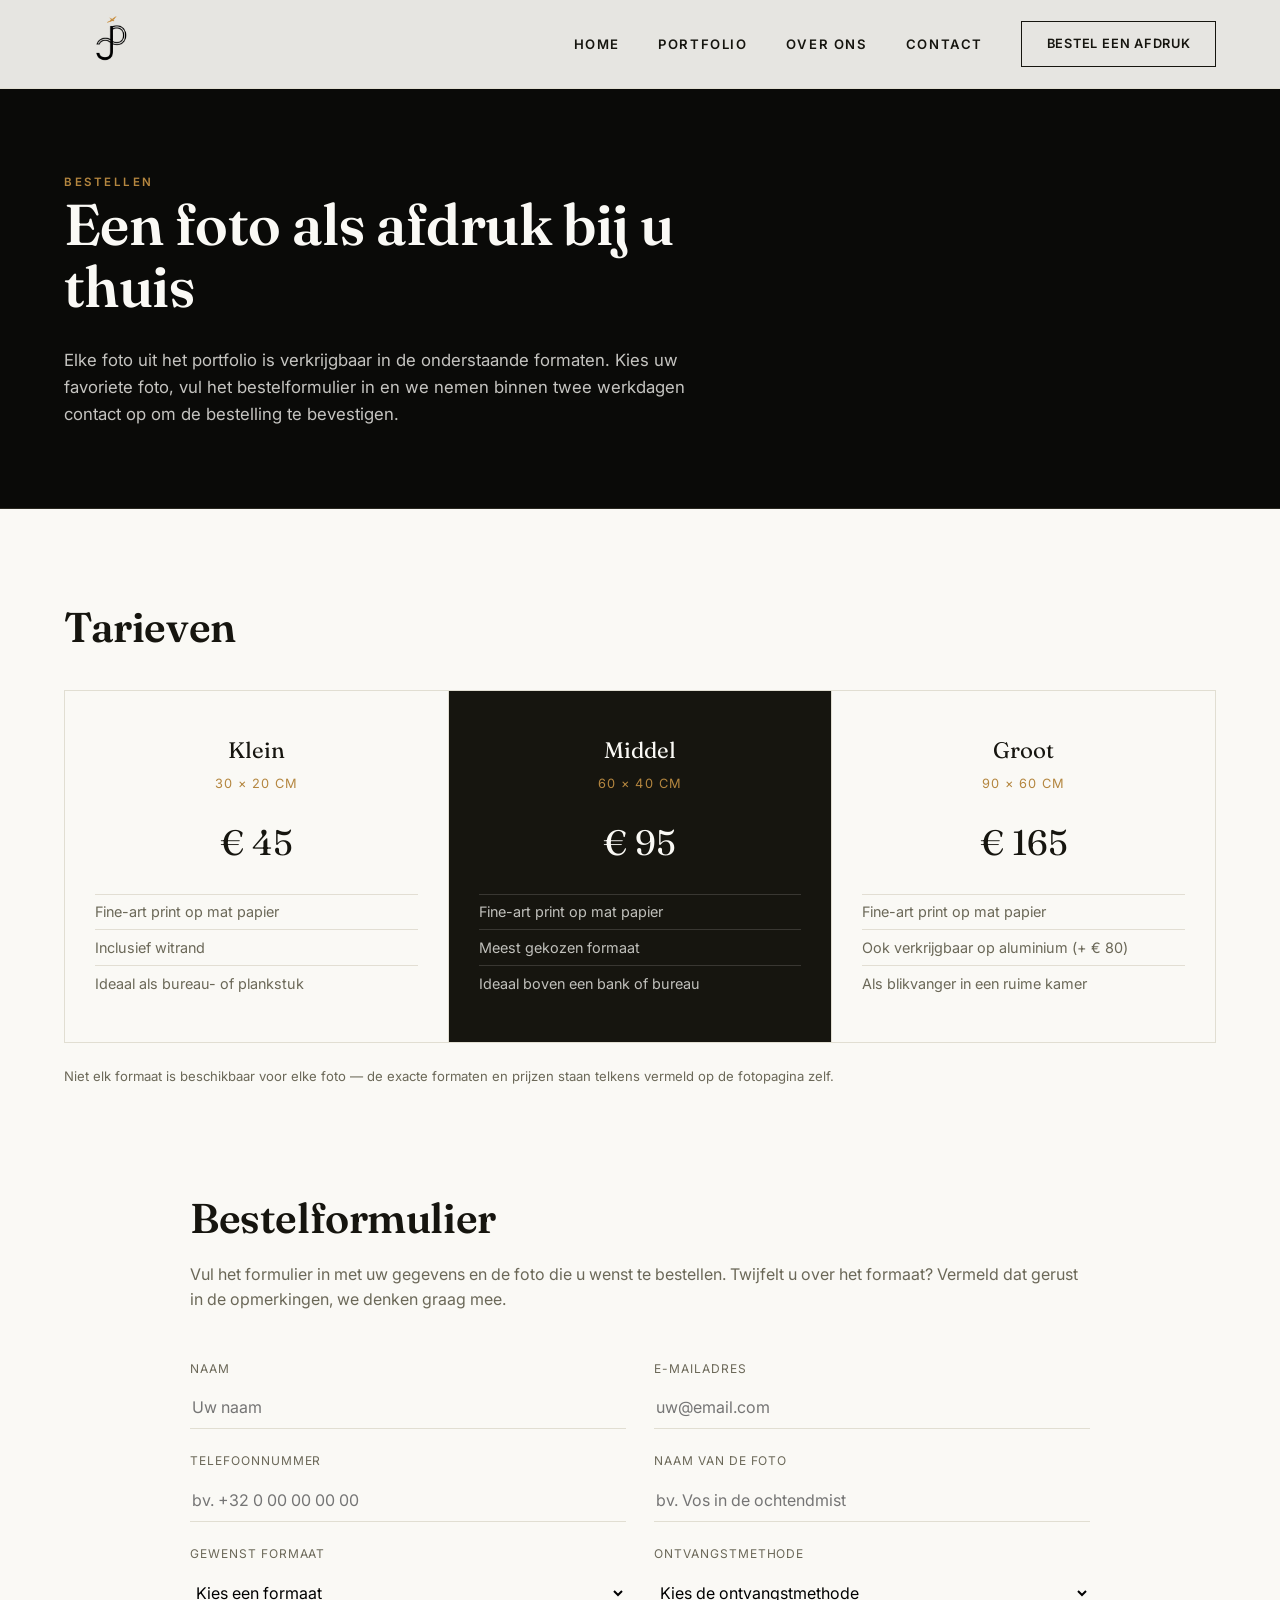
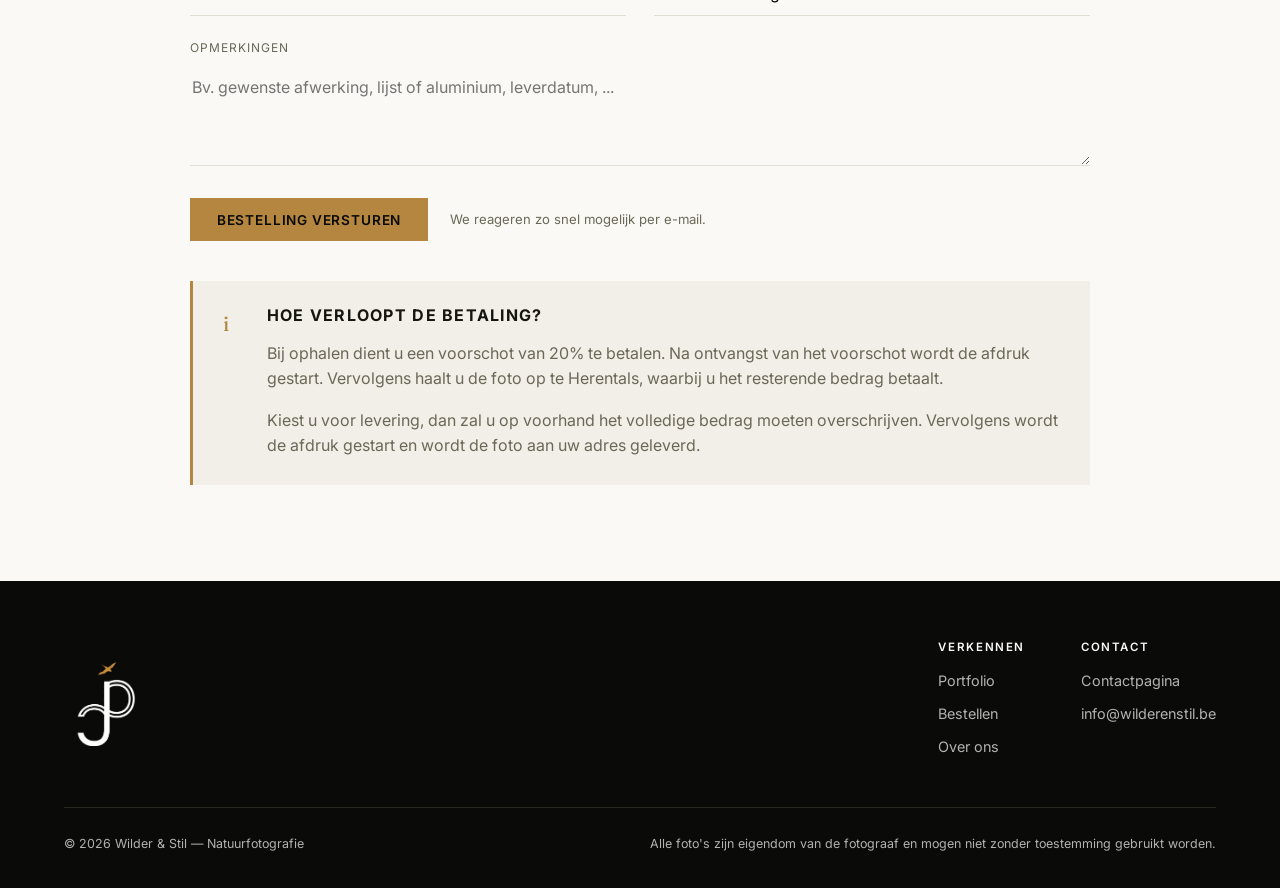
<file: bestellen.html>
<!DOCTYPE html>
<html lang="nl">
<head>
<meta charset="UTF-8">
<meta name="viewport" content="width=device-width, initial-scale=1.0">
<title>Bestellen — Wilder &amp; Stil</title>
<meta name="description" content="Tarieven en bestelformulier voor afdrukken van natuurfotografie.">
<link rel="preconnect" href="https://fonts.googleapis.com">
<link href="https://fonts.googleapis.com/css2?family=Fraunces:opsz,wght@9..144,400;9..144,600;9..144,700&family=Inter:wght@400;500;600;700&display=swap" rel="stylesheet">
<link rel="stylesheet" href="css/style.css">
</head>
<body>

<header class="site-nav is-scrolled">
  <a href="index.html" class="logo">
    <img class="logo-voor-zwart" src="images/logo-voor-zwart.png" alt="CJP Natuurfotografie">
    <img class="logo-voor-wit" src="images/logo-voor-wit.png" alt="CJP Natuurfotografie">
  </a>
  <button class="nav-toggle" aria-label="Menu" aria-expanded="false">☰</button>
  <nav>
    <ul class="nav-links">
      <li><a class="top-link" href="index.html">Home</a></li>
      <li class="has-menu">
        <a class="top-link" href="portfolio.html">Portfolio</a>
        <div class="mega-menu" data-mega-menu></div>
      </li>
      <li><a class="top-link" href="over-ons.html">Over ons</a></li>
      <li><a class="top-link" href="contact.html">Contact</a></li>
      <li><a class="btn btn-line nav-cta" href="bestellen.html">Bestel een afdruk</a></li>
    </ul>
  </nav>
</header>

<section class="page-header">
  <span class="eyebrow">Bestellen</span>
  <h1>Een foto als afdruk bij u thuis</h1>
  <p class="lead">Elke foto uit het portfolio is verkrijgbaar in de onderstaande formaten. Kies uw favoriete foto, vul het bestelformulier in en we nemen binnen twee werkdagen contact op om de bestelling te bevestigen.</p>
</section>

<!-- ============================================================ TARIEVEN -->
<section class="sectie" id="tarieven">
  <h2 style="margin-bottom:2.5rem;">Tarieven</h2>
  <div class="tarieven-grid">
    <div class="tarief-kaart">
      <div class="naam">Klein</div>
      <div class="maat">30 × 20 cm</div>
      <div class="prijs">€ 45</div>
      <ul>
        <li>Fine-art print op mat papier</li>
        <li>Inclusief witrand</li>
        <li>Ideaal als bureau- of plankstuk</li>
      </ul>
    </div>
    <div class="tarief-kaart uitgelicht">
      <div class="naam">Middel</div>
      <div class="maat">60 × 40 cm</div>
      <div class="prijs">€ 95</div>
      <ul>
        <li>Fine-art print op mat papier</li>
        <li>Meest gekozen formaat</li>
        <li>Ideaal boven een bank of bureau</li>
      </ul>
    </div>
    <div class="tarief-kaart">
      <div class="naam">Groot</div>
      <div class="maat">90 × 60 cm</div>
      <div class="prijs">€ 165</div>
      <ul>
        <li>Fine-art print op mat papier</li>
        <li>Ook verkrijgbaar op aluminium (+ € 80)</li>
        <li>Als blikvanger in een ruime kamer</li>
      </ul>
    </div>
  </div>
  <p class="form-note" style="margin-top:1.4rem;">Niet elk formaat is beschikbaar voor elke foto — de exacte formaten en prijzen staan telkens vermeld op de fotopagina zelf.</p>
</section>

<!-- ============================================================ BESTELFORMULIER -->
<section class="sectie" style="padding-top:0;">
  <div class="sectie-smal" style="max-width:900px;">
    <h2>Bestelformulier</h2>
    <p style="color:var(--c-tekst-zacht);">Vul het formulier in met uw gegevens en de foto die u wenst te bestellen. Twijfelt u over het formaat? Vermeld dat gerust in de opmerkingen, we denken graag mee.</p>

    <!-- Dit formulier gebruikt een mailto-koppeling zodat het meteen werkt
         op GitHub Pages, zonder server nodig. Wilt u de bestelling liever
         rechtstreeks in een online formulier ontvangen (bv. via Formspree
         of Netlify Forms), vervang dan de action + method hieronder door
         de instructies van die dienst. -->
    <form id="bestelformulier" class="form-grid">
      <div class="veld">
        <label for="naam">Naam</label>
        <input type="text" id="naam" name="naam" placeholder="Uw naam" required>
      </div>
      <div class="veld">
        <label for="email">E-mailadres</label>
        <input type="email" id="email" name="email" placeholder="uw@email.com" required>
      </div>
      <div class="veld">
        <label for="telefoon">Telefoonnummer</label>
        <input type="tel" id="telefoon" name="telefoon" placeholder="bv. +32 0 00 00 00 00" required>
      </div>
      <div class="veld">
        <label for="fotoNaam">Naam van de foto</label>
        <input type="text" id="fotoNaam" name="fotoNaam" placeholder="bv. Vos in de ochtendmist" required>
      </div>
      <div class="veld">
        <label for="formaat">Gewenst formaat</label>
        <select id="formaat" name="formaat" required>
          <option value="">Kies een formaat</option>
          <option value="30x20">30 × 20 cm — € 45</option>
          <option value="60x40">60 × 40 cm — € 95</option>
          <option value="90x60">90 × 60 cm — € 165</option>
          <option value="alu-90x60">Op aluminium, 90 × 60 cm — € 245</option>
          <option value="anders">Ander / niet zeker, zie opmerkingen</option>
        </select>
      </div>
      <div class="veld">
        <label for="ontvangstmethode">Ontvangstmethode</label>
        <select id="ontvangstmethode" name="ontvangstmethode" required>
          <option value="">Kies de ontvangstmethode</option>
          <option value="ophalen">ophalen</option>
          <option value="levering">leveren</option>
        </select>
      </div>
      <div class="veld volledig">
        <label for="opmerkingen">Opmerkingen</label>
        <textarea id="opmerkingen" name="opmerkingen" placeholder="Bv. gewenste afwerking, lijst of aluminium, leverdatum, ..."></textarea>
      </div>
      <div class="volledig form-actions">
        <button type="submit" class="btn btn-goud">Bestelling versturen</button>
        <span class="form-note">We reageren zo snel mogelijk per e-mail.</span>
      </div>
    </form>
    <p class="form-succes" id="formSucces">Bedankt! Uw bestelling wordt verwerkt. We houden u op de hoogte via e-mail.</p>

    <!-- ============================================================ BETALING -->
    <div class="betaal-info">
      <span class="stap-nr">i</span>
      <div>
        <h3 style="font-size:1rem;text-transform:uppercase;letter-spacing:.08em;font-family:var(--font-body);font-weight:700;margin-bottom:.5rem;">Hoe verloopt de betaling?</h3>
        <p style="color:var(--c-tekst-zacht);margin-bottom:.6rem;">Bij ophalen dient u een voorschot van 20% te betalen. Na ontvangst van het voorschot wordt de afdruk gestart. Vervolgens haalt u de foto op te Herentals, waarbij u het resterende bedrag betaalt.</p>
        <p style="color:var(--c-tekst-zacht);margin-bottom:0;">Kiest u voor levering, dan zal u op voorhand het volledige bedrag moeten overschrijven. Vervolgens wordt de afdruk gestart en wordt de foto aan uw adres geleverd.</p>
      </div>
    </div>
  </div>
</section>

<footer class="site-footer">
  <div class="footer-top">
    <a href="index.html" class="logo"><img src="images/logo-voor-zwart.png" alt="CJP Natuurfotografie"></a>
    <div class="footer-links">
      <div>
        <h4>Verkennen</h4>
        <ul>
          <li><a href="portfolio.html">Portfolio</a></li>
          <li><a href="bestellen.html">Bestellen</a></li>
          <li><a href="over-ons.html">Over ons</a></li>
        </ul>
      </div>
      <div>
        <h4>Contact</h4>
        <ul>
          <li><a href="contact.html">Contactpagina</a></li>
          <li><a href="mailto:info@wilderenstil.be">info@wilderenstil.be</a></li>
        </ul>
      </div>
    </div>
  </div>
  <div class="footer-bottom">
    <span>© 2026 Wilder &amp; Stil — Natuurfotografie</span>
    <span>Alle foto's zijn eigendom van de fotograaf en mogen niet zonder toestemming gebruikt worden.</span>
  </div>
</footer>

<script src="js/data.js"></script>
<script src="js/main.js"></script>
<script>
  // Foto vooraf invullen als je via een fotopagina naar "Bestel deze foto" komt
  const parametersUrl = new URLSearchParams(window.location.search);
  const meegegevenTitel = parametersUrl.get("titel");
  if (meegegevenTitel){
    document.getElementById("fotoNaam").value = decodeURIComponent(meegegevenTitel.replace(/\+/g, " "));
  }

  // Formulier: bouwt een mailto-link op met alle gegevens, zodat de
  // bestelling meteen werkt zonder server (ideaal voor GitHub Pages).
  document.getElementById("bestelformulier").addEventListener("submit", function(e){
    e.preventDefault();
    const data = new FormData(this);
    const onderwerp = encodeURIComponent(`Bestelling: ${data.get("fotoNaam")}`);
    const body = encodeURIComponent(
`Naam: ${data.get("naam")}
E-mail: ${data.get("email")}
Telefoon: ${data.get("telefoon")}
Foto: ${data.get("fotoNaam")}
Formaat: ${data.get("formaat")}
Ontvangstmethode: ${data.get("ontvangstmethode")}
Opmerkingen: ${data.get("opmerkingen")}`
    );
    window.location.href = `mailto:info@wilderenstil.be?subject=${onderwerp}&body=${body}`;
    document.getElementById("formSucces").classList.add("zichtbaar");
  });
</script>
</body>
</html>
</file>
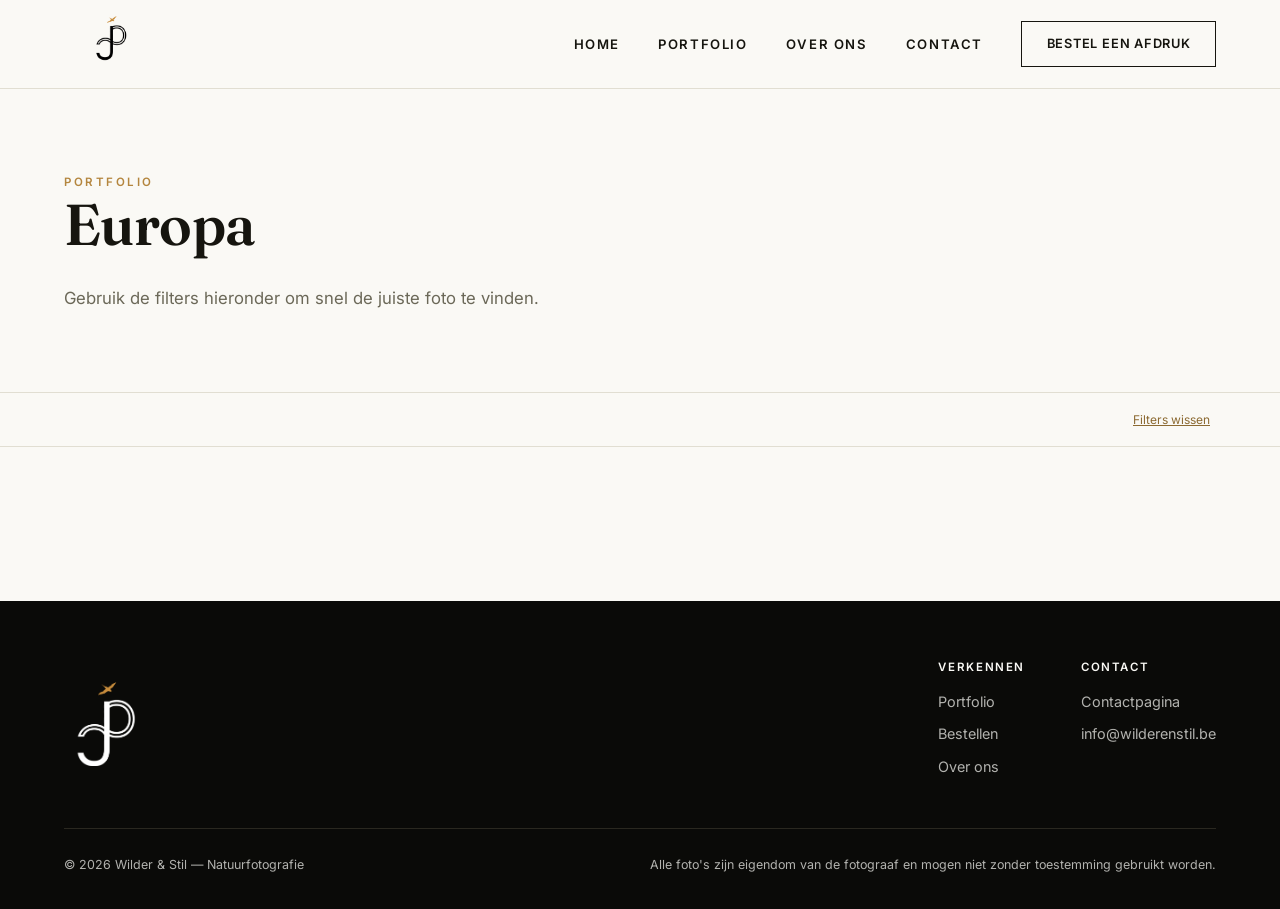
<file: categorie.html>
<!DOCTYPE html>
<html lang="nl">
<head>
<meta charset="UTF-8">
<meta name="viewport" content="width=device-width, initial-scale=1.0">
<title>Categorie — Wilder &amp; Stil</title>
<link rel="preconnect" href="https://fonts.googleapis.com">
<link href="https://fonts.googleapis.com/css2?family=Fraunces:opsz,wght@9..144,400;9..144,600;9..144,700&family=Inter:wght@400;500;600;700&display=swap" rel="stylesheet">
<link rel="stylesheet" href="css/style.css">
</head>
<body>

<!-- Deze pagina is één template voor alle categorieën. Welke categorie
     getoond wordt, hangt af van ?cat=slug in de link, bv. categorie.html?cat=dieren.
     De inhoud wordt automatisch ingevuld door js/portfolio.js aan de hand
     van js/data.js — u hoeft dit bestand niet aan te passen. -->

<header class="site-nav is-scrolled">
  <a href="index.html" class="logo">
    <img class="logo-voor-zwart" src="images/logo-voor-zwart.png" alt="CJP Natuurfotografie">
    <img class="logo-voor-wit" src="images/logo-voor-wit.png" alt="CJP Natuurfotografie">
  </a>
  <button class="nav-toggle" aria-label="Menu" aria-expanded="false">☰</button>
  <nav>
    <ul class="nav-links">
      <li><a class="top-link" href="index.html">Home</a></li>
      <li class="has-menu">
        <a class="top-link" href="portfolio.html">Portfolio</a>
        <div class="mega-menu" data-mega-menu></div>
      </li>
      <li><a class="top-link" href="over-ons.html">Over ons</a></li>
      <li><a class="top-link" href="contact.html">Contact</a></li>
      <li><a class="btn btn-line nav-cta" href="bestellen.html">Bestel een afdruk</a></li>
    </ul>
  </nav>
</header>

<section class="page-header licht">
  <span class="eyebrow"><a href="portfolio.html" style="color:var(--c-goud);">Portfolio</a></span>
  <h1 data-cat-titel>Categorie</h1>
  <p class="lead">Gebruik de filters hieronder om snel de juiste foto te vinden.</p>
</section>

<div class="filter-bar" data-filter-bar></div>

<div class="photo-grid" data-foto-grid></div>
<p class="empty-state" data-empty-state>Geen foto's gevonden met deze combinatie van filters. Probeer een filter te verwijderen.</p>

<footer class="site-footer">
  <div class="footer-top">
    <a href="index.html" class="logo"><img src="images/logo-voor-zwart.png" alt="CJP Natuurfotografie"></a>
    <div class="footer-links">
      <div>
        <h4>Verkennen</h4>
        <ul>
          <li><a href="portfolio.html">Portfolio</a></li>
          <li><a href="bestellen.html">Bestellen</a></li>
          <li><a href="over-ons.html">Over ons</a></li>
        </ul>
      </div>
      <div>
        <h4>Contact</h4>
        <ul>
          <li><a href="contact.html">Contactpagina</a></li>
          <li><a href="mailto:info@wilderenstil.be">info@wilderenstil.be</a></li>
        </ul>
      </div>
    </div>
  </div>
  <div class="footer-bottom">
    <span>© 2026 Wilder &amp; Stil — Natuurfotografie</span>
    <span>Alle foto's zijn eigendom van de fotograaf en mogen niet zonder toestemming gebruikt worden.</span>
  </div>
</footer>

<script src="js/data.js"></script>
<script src="js/main.js"></script>
<script src="js/portfolio.js"></script>
</body>
</html>
</file>
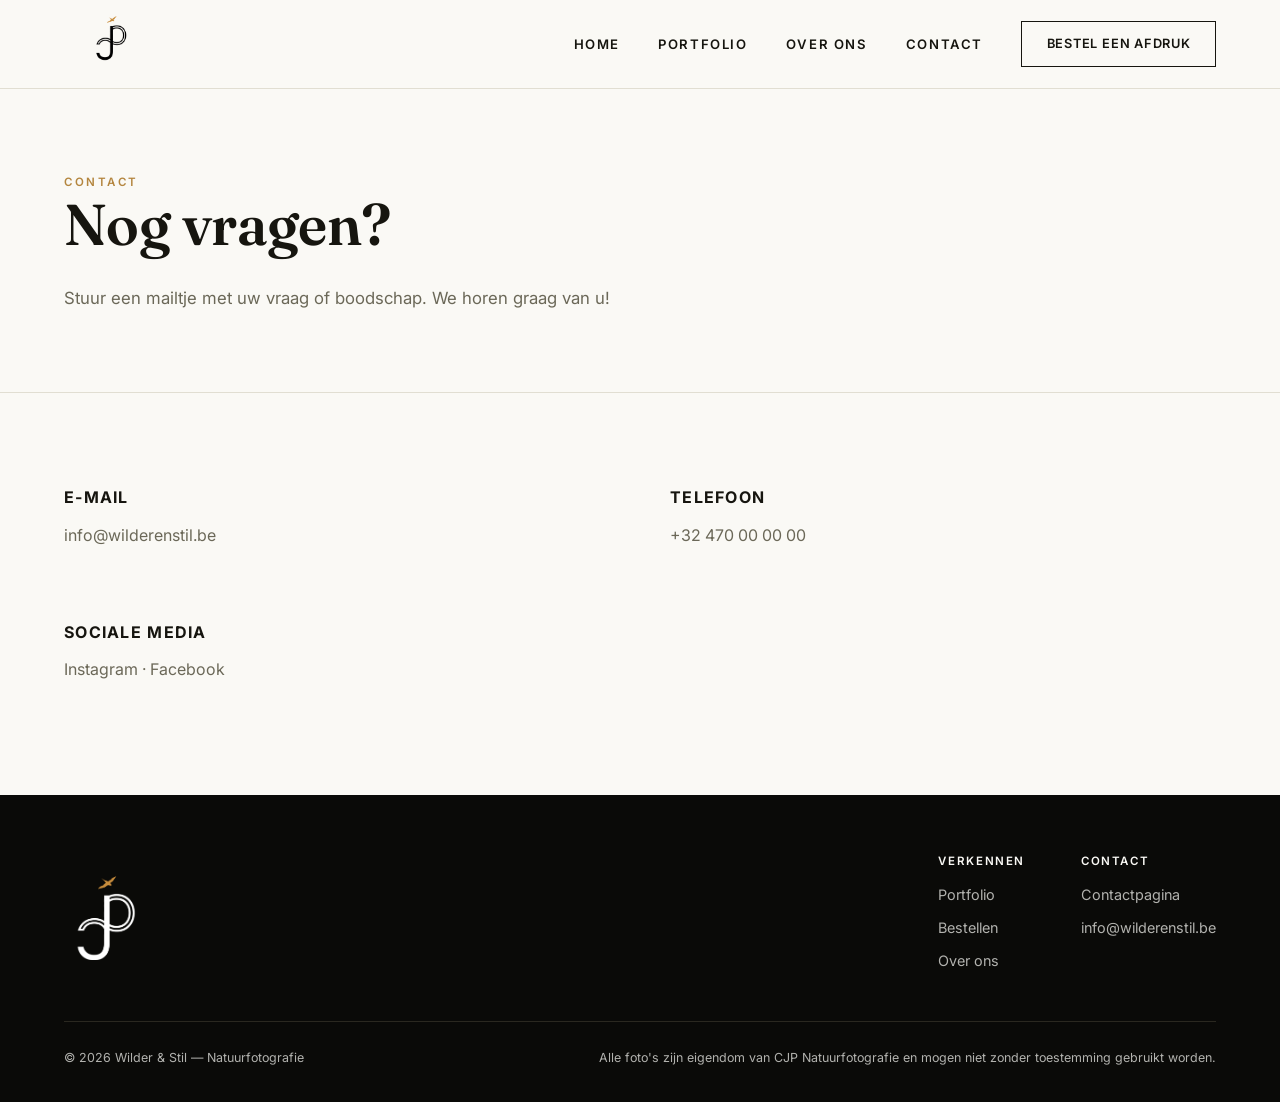
<file: contact.html>
<!DOCTYPE html>
<html lang="nl">
<head>
<meta charset="UTF-8">
<meta name="viewport" content="width=device-width, initial-scale=1.0">
<title>Contact — Wilder &amp; Stil</title>
<link rel="preconnect" href="https://fonts.googleapis.com">
<link href="https://fonts.googleapis.com/css2?family=Fraunces:opsz,wght@9..144,400;9..144,600;9..144,700&family=Inter:wght@400;500;600;700&display=swap" rel="stylesheet">
<link rel="stylesheet" href="css/style.css">
</head>
<body>

<header class="site-nav is-scrolled">
  <a href="index.html" class="logo">
    <img class="logo-voor-zwart" src="images/logo-voor-zwart.png" alt="CJP Natuurfotografie">
    <img class="logo-voor-wit" src="images/logo-voor-wit.png" alt="CJP Natuurfotografie">
  </a>
  <button class="nav-toggle" aria-label="Menu" aria-expanded="false">☰</button>
  <nav>
    <ul class="nav-links">
      <li><a class="top-link" href="index.html">Home</a></li>
      <li class="has-menu">
        <a class="top-link" href="portfolio.html">Portfolio</a>
        <div class="mega-menu" data-mega-menu></div>
      </li>
      <li><a class="top-link" href="over-ons.html">Over ons</a></li>
      <li><a class="top-link" href="contact.html">Contact</a></li>
      <li><a class="btn btn-line nav-cta" href="bestellen.html">Bestel een afdruk</a></li>
    </ul>
  </nav>
</header>

<section class="page-header licht">
  <span class="eyebrow">Contact</span>
  <h1>Nog vragen?</h1>
  <p class="lead">Stuur een mailtje met uw vraag of boodschap. We horen graag van u!</p>
</section>

<section class="sectie">
  <div class="contact-grid">
    <div class="contact-blok">
      <h3>E-mail</h3>
      <p><a href="mailto:info@wilderenstil.be">info@wilderenstil.be</a></p>
    </div>
    <div class="contact-blok">
      <h3>Telefoon</h3>
      <p><a href="tel:+32470000000">+32 470 00 00 00</a></p>
    </div>
    <div class="contact-blok">
      <h3>Sociale media</h3>
      <p><a href="#">Instagram</a> · <a href="#">Facebook</a></p>
    </div>
  </div>
</section>

<footer class="site-footer">
  <div class="footer-top">
    <a href="index.html" class="logo"><img src="images/logo-voor-zwart.png" alt="CJP Natuurfotografie"></a>
    <div class="footer-links">
      <div>
        <h4>Verkennen</h4>
        <ul>
          <li><a href="portfolio.html">Portfolio</a></li>
          <li><a href="bestellen.html">Bestellen</a></li>
          <li><a href="over-ons.html">Over ons</a></li>
        </ul>
      </div>
      <div>
        <h4>Contact</h4>
        <ul>
          <li><a href="contact.html">Contactpagina</a></li>
          <li><a href="mailto:info@wilderenstil.be">info@wilderenstil.be</a></li>
        </ul>
      </div>
    </div>
  </div>
  <div class="footer-bottom">
    <span>© 2026 Wilder &amp; Stil — Natuurfotografie</span>
    <span>Alle foto's zijn eigendom van CJP Natuurfotografie en mogen niet zonder toestemming gebruikt worden.</span>
  </div>
</footer>

<script src="js/data.js"></script>
<script src="js/main.js"></script>
</body>
</html>
</file>
<file: css/style.css>
/* =========================================================================
   NATUURFOTOGRAFIE — stijlsysteem
   Kleur: ivoor / inkt / noir met een goud-accent.
   Type: Fraunces (display, met karakter) + Inter (body/UI).
   Signature: de "horizon-reveal" — bij het scrollen tekent een dunne
   gouden lijn zichzelf, als een horizon die verschijnt, terwijl de
   inhoud van elke sectie vanaf de zijkant instroomt.
   ========================================================================== */

:root{
  --c-ivoor:      #FAF9F5;
  --c-ivoor-dim:  #F1EFE8;
  --c-inkt:       #16150F;
  --c-noir:       #0A0A08;
  --c-noir-2:     #131210;
  --c-goud:       #B4863F;
  --c-goud-licht: #DDBD7C;
  --c-goud-dim:   #8C6A32;
  --c-lijn-licht: #E1DED2;
  --c-lijn-donker:#2A2820;
  --c-tekst-zacht:#6B6858;

  --font-display: 'Fraunces', 'Iowan Old Style', serif;
  --font-body:    'Inter', -apple-system, BlinkMacSystemFont, sans-serif;

  --maxw: 1320px;
  --pad: clamp(20px, 5vw, 72px);

  --dur: 0.9s;
  --ease: cubic-bezier(.22,.61,.36,1);
}

*, *::before, *::after{ box-sizing: border-box; }
html{ scroll-behavior: smooth; }
@media (prefers-reduced-motion: reduce){
  html{ scroll-behavior: auto; }
  *, *::before, *::after{ animation-duration: 0.001ms !important; transition-duration: 0.001ms !important; }
}

body{
  margin:0;
  background: var(--c-ivoor);
  color: var(--c-inkt);
  font-family: var(--font-body);
  font-size: 16px;
  line-height: 1.6;
  -webkit-font-smoothing: antialiased;
}

img{ max-width:100%; display:block; }
a{ color:inherit; text-decoration:none; }
ul{ margin:0; padding:0; list-style:none; }
button{ font-family: inherit; cursor:pointer; }
input, textarea, select{ font-family: inherit; font-size: 1rem; }

h1,h2,h3,h4{
  font-family: var(--font-display);
  font-weight: 600;
  line-height: 1.08;
  margin: 0 0 .5em;
  letter-spacing: -0.01em;
}

.eyebrow{
  font-family: var(--font-body);
  font-size: .72rem;
  letter-spacing: .22em;
  text-transform: uppercase;
  color: var(--c-goud);
  font-weight: 600;
}

.wrap{ max-width: var(--maxw); margin: 0 auto; padding-left: var(--pad); padding-right: var(--pad); }

/* -------------------------------------------------------------- knoppen */
.btn{
  display:inline-flex;
  align-items:center;
  gap:.6em;
  padding: .95em 1.9em;
  border: 1px solid currentColor;
  background: transparent;
  font-size: .85rem;
  letter-spacing: .06em;
  text-transform: uppercase;
  font-weight: 600;
  transition: background var(--dur) var(--ease), color var(--dur) var(--ease), border-color var(--dur) var(--ease);
}
.btn-goud{
  color: var(--c-noir);
  background: var(--c-goud);
  border-color: var(--c-goud);
}
.btn-goud:hover{ background: var(--c-goud-licht); border-color: var(--c-goud-licht); }
.btn-line{ color: inherit; }
.btn-line:hover{ background: var(--c-inkt); color: var(--c-ivoor); border-color: var(--c-inkt); }
.btn-line.licht:hover{ background: var(--c-ivoor); color: var(--c-inkt); border-color: var(--c-ivoor); }

/* -------------------------------------------------------------- navigatie */
.site-nav{
  position: fixed;
  top:0; left:0; right:0;
  z-index: 100;
  display:flex;
  align-items:center;
  justify-content:space-between;
  padding: 26px var(--pad);
  color: var(--c-ivoor);
  transition: background var(--dur) var(--ease), padding var(--dur) var(--ease), color var(--dur) var(--ease), box-shadow var(--dur) var(--ease);
}
.site-nav.is-scrolled{
  background: rgba(250,249,245,.92);
  backdrop-filter: blur(10px);
  color: var(--c-inkt);
  padding-top: 16px;
  padding-bottom: 16px;
  box-shadow: 0 1px 0 var(--c-lijn-licht);
}
.site-nav .logo{
  font-family: var(--font-display);
  font-size: 1.3rem;
  letter-spacing: .01em;
  display: inline-flex;
  align-items: center;
}
.site-nav .logo span{ color: var(--c-goud); }

/* Twee logobestanden: één ontworpen voor een witte/lichte achtergrond,
   één voor een donkere achtergrond. CSS toont automatisch de juiste
   versie: op de homepage (transparante balk over de foto) de donkere
   versie, zodra je scrolt (effen lichte balk) de witte versie. Op alle
   andere pagina's staat de balk altijd effen, dus daar zie je meteen
   de witte versie. */
.site-nav .logo img{
  height: 76px;
  width: auto;
  display: block;
  margin: -8px 0;   /* laat het logo groter ogen zonder de navbalk zelf hoger te maken */
  transition: height .3s var(--ease), margin .3s var(--ease);
}
.site-nav.is-scrolled .logo img{ height: 84px; margin: -14px 0; }

.site-nav .logo .logo-voor-wit{ display: none; }
.site-nav.is-scrolled .logo .logo-voor-zwart{ display: none; }
.site-nav.is-scrolled .logo .logo-voor-wit{ display: block; }

.nav-links{ display:flex; align-items:center; gap: 2.4rem; }
.nav-links > li{ position: relative; }
.nav-links a.top-link{
  font-size: .82rem;
  letter-spacing:.12em;
  text-transform: uppercase;
  font-weight: 600;
  padding: 6px 0;
  position:relative;
}
.nav-links a.top-link::after{
  content:"";
  position:absolute; left:0; bottom:-2px;
  height:1px; width:100%;
  background: var(--c-goud);
  transform: scaleX(0);
  transform-origin: right;
  transition: transform .4s var(--ease);
}
.nav-links a.top-link:hover::after,
.nav-links li.has-menu:hover a.top-link::after{ transform: scaleX(1); transform-origin: left; }

.nav-cta{ font-size:.8rem; }

.nav-toggle{ display:none; }

/* mini-menu: enkel categorienamen bij hover op "Portfolio" — bewust
   zonder foto's, zodat je snel en rustig een categorie kiest. Foto's
   verschijnen pas op de portfolio-pagina zelf. */
.mega-menu{
  position:absolute;
  top: 100%; left: 50%;
  transform: translate(-50%, 4px);
  margin-top: 22px;
  min-width: 220px;
  background: var(--c-ivoor);
  color: var(--c-inkt);
  box-shadow: 0 20px 48px rgba(10,10,8,.22);
  border-top: 2px solid var(--c-goud);
  padding: 10px 0;
  display:flex;
  flex-direction: column;
  opacity:0;
  visibility:hidden;
  transition: opacity .25s var(--ease), transform .25s var(--ease), visibility .25s;
}
.nav-links li.has-menu:hover .mega-menu,
.nav-links li.has-menu:focus-within .mega-menu{
  opacity:1; visibility:visible; transform: translate(-50%, 0);
}
.mega-menu a{
  display:flex;
  align-items:center;
  justify-content:space-between;
  gap: 14px;
  padding: 13px 22px;
  font-size:.82rem;
  letter-spacing:.03em;
  transition: background .2s, padding-left .2s var(--ease), color .2s;
}
.mega-menu a::after{
  content:"→";
  color: var(--c-goud);
  opacity:0;
  transform: translateX(-4px);
  transition: opacity .2s var(--ease), transform .2s var(--ease);
}
.mega-menu a:hover{
  background: var(--c-ivoor-dim);
  padding-left: 26px;
  color: var(--c-goud-dim);
}
.mega-menu a:hover::after{ opacity:1; transform: translateX(0); }
.mega-menu a + a{ border-top: 1px solid var(--c-lijn-licht); }

/* ============================================================== HERO / SLIDESHOW */
.hero{
  position: relative;
  height: 100vh;
  min-height: 560px;
  width:100%;
  overflow: hidden;
  background: var(--c-noir);
}
.hero-slide{
  position:absolute; inset:0;
  background-size: cover;
  background-position: center;
  opacity:0;
  transform: scale(1.08);
  transition: opacity 1.6s ease, transform 8s linear;
}
.hero-slide.is-active{ opacity:1; transform: scale(1); }
.hero::after{
  content:"";
  position:absolute; inset:0;
  background: linear-gradient(180deg, rgba(10,10,8,.35) 0%, rgba(10,10,8,.15) 40%, rgba(10,10,8,.65) 100%);
  pointer-events:none;
}
.hero-inner{
  position: relative;
  z-index: 2;
  height:100%;
  display:flex;
  flex-direction:column;
  justify-content:flex-end;
  padding: 0 var(--pad) 88px;
  color: var(--c-ivoor);
}
.hero-inner .eyebrow{ color: var(--c-goud-licht); }
.hero-title{
  font-size: clamp(2.6rem, 6vw, 5.4rem);
  max-width: 14ch;
}
.hero-sub{
  max-width: 46ch;
  color: rgba(250,249,245,.86);
  font-size: 1.05rem;
  margin-bottom: 2rem;
}
.hero-actions{ display:flex; gap: 1rem; flex-wrap:wrap; }

.hero-dots{
  position:absolute;
  right: var(--pad); bottom: 46px;
  z-index: 3;
  display:flex; gap:.5rem;
}
.hero-dots button{
  width:26px; height:2px; border:0; background: rgba(250,249,245,.4); padding:0;
  transition: background .4s;
}
.hero-dots button.is-active{ background: var(--c-goud); }

.scroll-cue{
  position:absolute;
  left: var(--pad); bottom: 46px;
  z-index:3;
  color: rgba(250,249,245,.8);
  display:flex; align-items:center; gap:.7rem;
  font-size:.72rem; letter-spacing:.18em; text-transform:uppercase;
}
.scroll-cue .line{ width:1px; height:34px; background: rgba(250,249,245,.5); position:relative; overflow:hidden; }
.scroll-cue .line::after{
  content:""; position:absolute; left:0; top:-100%; width:100%; height:100%;
  background: var(--c-goud);
  animation: cue-fall 1.8s ease-in-out infinite;
}
@keyframes cue-fall{ 0%{ top:-100%; } 60%{ top:100%; } 100%{ top:100%; } }

/* ============================================================== REVEAL-BARS (home) */
.bars{ background: var(--c-ivoor); }
.bar{
  display:grid;
  grid-template-columns: 1fr 1fr;
  min-height: 62vh;
  border-top: 1px solid var(--c-lijn-licht);
  overflow:hidden;
}
.bar:nth-of-type(even) .bar-media{ order:2; }
.bar-media{
  position:relative;
  overflow:hidden;
  clip-path: inset(0 100% 0 0);
  transition: clip-path 1.1s var(--ease);
}
.bar:nth-of-type(even) .bar-media{ clip-path: inset(0 0 0 100%); }
.bar.in-view .bar-media{ clip-path: inset(0 0 0 0); }
.bar-media img{
  width:100%; height:100%; object-fit:cover;
  transform: scale(1.12);
  transition: transform 1.3s var(--ease);
}
.bar.in-view .bar-media img{ transform: scale(1); }

.bar-content{
  display:flex; flex-direction:column; justify-content:center;
  padding: clamp(32px, 5vw, 80px);
  position:relative;
}
.bar-content .horizon{
  width:0; height:1px; background: var(--c-goud);
  margin-bottom: 26px;
  transition: width 1s var(--ease) .25s;
}
.bar.in-view .bar-content .horizon{ width: 64px; }

.bar-content .opacity-group{
  opacity:0; transform: translateY(18px);
  transition: opacity .9s var(--ease) .3s, transform .9s var(--ease) .3s;
}
.bar.in-view .bar-content .opacity-group{ opacity:1; transform: translateY(0); }

.bar-content h3{ font-size: clamp(1.9rem, 3vw, 2.7rem); }
.bar-content p{ color: var(--c-tekst-zacht); max-width: 46ch; margin-bottom: 1.7rem; }

@media (max-width: 860px){
  .bar{ grid-template-columns: 1fr; min-height: auto; }
  .bar-media{ height: 46vh; clip-path: inset(0 0 100% 0) !important; }
  .bar.in-view .bar-media{ clip-path: inset(0 0 0 0) !important; }
  .mega-menu{ grid-template-columns: repeat(2, 1fr); left:0; transform: translate(0,8px); }
  .nav-links li.has-menu:hover .mega-menu{ transform: translate(0,0); }
}

/* ============================================================== PAGINA-HEADER (niet-home) */
.page-header{
  padding: 168px var(--pad) 64px;
  background: var(--c-noir);
  color: var(--c-ivoor);
  border-bottom: 1px solid var(--c-lijn-donker);
}
.page-header.licht{
  background: var(--c-ivoor); color: var(--c-inkt);
  border-bottom-color: var(--c-lijn-licht);
}
.page-header h1{ font-size: clamp(2.2rem, 4.6vw, 3.6rem); max-width: 18ch; }
.page-header p.lead{ max-width: 58ch; color: rgba(250,249,245,.78); font-size: 1.05rem; }
.page-header.licht p.lead{ color: var(--c-tekst-zacht); }

/* ============================================================== PORTFOLIO — categorieën overzicht
   Met witruimte tussen de categorieën en voldoende ruimte aan de
   buitenkant, gecentreerd op de pagina. */
.cat-grid{
  display:grid;
  grid-template-columns: repeat(3, 1fr);
  gap: 28px;
  max-width: var(--maxw);
  margin: 0 auto;
  padding: 36px var(--pad) 40px;
}
.cat-card{
  position:relative;
  aspect-ratio: 3/4;
  overflow:hidden;
  border-radius: 16px;
  background: var(--c-noir);
  display:block;
}
.cat-card img{
  width:100%; height:100%; object-fit:cover;
  transition: transform 1s var(--ease), filter .6s;
  filter: saturate(.92) brightness(.86);
}
.cat-card:hover img{ transform: scale(1.06); filter: saturate(1) brightness(.72); }
.cat-card::after{
  content:""; position:absolute; inset:0;
  background: linear-gradient(180deg, transparent 40%, rgba(10,10,8,.75) 100%);
}
.cat-card .label{
  position:absolute; left:28px; bottom:26px; right:28px; z-index:2; color:#fff;
}
.cat-card .label .eyebrow{ display:block; margin-bottom:.3rem; }
.cat-card .label h3{ font-size: 1.5rem; margin:0; }
@media (max-width: 860px){ .cat-grid{ grid-template-columns: 1fr 1fr; gap: 20px; } }
@media (max-width: 560px){ .cat-grid{ grid-template-columns: 1fr; gap: 20px; } }

/* ============================================================== FILTERS (categoriepagina) */
.filter-bar{
  position: sticky; top:0; z-index: 40;
  background: rgba(250,249,245,.94);
  backdrop-filter: blur(10px);
  border-bottom: 1px solid var(--c-lijn-licht);
  padding: 18px var(--pad);
  display:flex; flex-wrap:wrap; gap: 10px 28px; align-items:center;
}
.filter-groep{ display:flex; align-items:center; gap:8px; flex-wrap:wrap; }
.filter-groep .fg-label{ font-size:.7rem; letter-spacing:.14em; text-transform:uppercase; color:var(--c-tekst-zacht); margin-right:2px;}
.chip{
  border: 1px solid var(--c-lijn-licht);
  background: transparent;
  padding: .45em 1em;
  font-size: .8rem;
  border-radius: 999px;
  transition: all .25s var(--ease);
}
.chip:hover{ border-color: var(--c-goud); }
.chip.is-active{ background: var(--c-inkt); border-color: var(--c-inkt); color: var(--c-ivoor); }
.chip-reset{ font-size:.75rem; color: var(--c-goud-dim); text-decoration: underline; margin-left:auto; background:none; border:0; }

/* ============================================================== FOTOGRID
   Twee kolommen op desktop, elke foto in haar eigen, natuurlijke
   formaat (geen uitsnede). Een echte grid (i.p.v. CSS-columns) zodat
   de bovenste rij foto's altijd netjes op dezelfde hoogte begint,
   met een vaste tussenmarge tussen alle rijen en kolommen. */
.photo-grid{
  display: grid;
  grid-template-columns: repeat(2, 1fr);
  align-items: start;
  gap: 40px 36px;
  max-width: 1560px;
  margin: 0 auto;
  padding: 64px var(--pad) 90px;
}
.photo-card{
  position:relative;
  display:block;
  overflow:hidden;
  border-radius: 16px;
  background: var(--c-lijn-licht);
}
.photo-card img{ width:100%; height:auto; display:block; transition: transform 1s var(--ease); }
.photo-card:hover img{ transform: scale(1.05); }
.photo-card .titel-strip{
  position:absolute; left:0; right:0; bottom:0;
  padding: 26px 30px;
  background: linear-gradient(180deg, transparent, rgba(10,10,8,.78));
  color:#fff;
  font-family: var(--font-display);
  font-size: 1.3rem;
  letter-spacing:.01em;
  opacity: .96;
}
.photo-card[hidden]{ display:none; }
.empty-state{ padding: 80px var(--pad); text-align:center; color: var(--c-tekst-zacht); display:none; }
.empty-state.zichtbaar{ display:block; }

@media (max-width: 860px){
  .photo-grid{ grid-template-columns: 1fr; gap: 24px; padding: 32px var(--pad) 70px; }
  .photo-card .titel-strip{ font-size: 1.05rem; padding: 18px 20px; }
}

/* ============================================================== FOTODETAIL */
.foto-detail{
  display:grid;
  grid-template-columns: 1.5fr 1fr;
  gap: 0;
}
.foto-detail .foto-groot{ background: var(--c-noir); border-radius: 16px; overflow:hidden; }
.foto-detail .foto-groot img{ width:100%; height:100%; object-fit:cover; max-height: 86vh; }
.foto-detail .foto-info{
  padding: clamp(36px, 5vw, 76px);
  display:flex; flex-direction:column; justify-content:center;
}
.foto-info .terug{ font-size:.78rem; letter-spacing:.1em; text-transform:uppercase; color:var(--c-goud-dim); margin-bottom: 1.6rem; display:inline-block; }
.foto-info h1{ font-size: clamp(1.8rem, 3vw, 2.6rem); }
.foto-info .beschrijving{ color: var(--c-tekst-zacht); margin-bottom: 1.8rem; }
.foto-info .kenmerken{ display:flex; flex-wrap:wrap; gap:8px; margin-bottom: 2rem; }
.foto-info .kenmerken span{
  font-size:.72rem; letter-spacing:.06em; text-transform:uppercase;
  border:1px solid var(--c-lijn-licht); padding:.4em .9em; border-radius:999px; color: var(--c-tekst-zacht);
}
.formaten-lijst{ border-top:1px solid var(--c-lijn-licht); margin-bottom: 2rem; }
.formaten-lijst li{
  display:flex; justify-content:space-between; padding: .8em 0;
  border-bottom:1px solid var(--c-lijn-licht); font-size:.95rem;
}
.formaten-lijst li b{ color: var(--c-goud-dim); font-weight:600; }
@media (max-width: 860px){ .foto-detail{ grid-template-columns:1fr; } .foto-detail .foto-groot img{ max-height: 60vh; } }

/* ============================================================== ALGEMENE SECTIES */
.sectie{ padding: 96px var(--pad); }
.sectie-smal{ max-width: 780px; margin: 0 auto; }
.sectie h2{ font-size: clamp(1.8rem, 3.4vw, 2.6rem); }
.sectie .intro-tekst p{ color: var(--c-tekst-zacht); font-size: 1.05rem; margin-bottom: 1.3em; }
.sectie .intro-tekst p:last-child{ margin-bottom:0; }

/* -------------------------------------------------------------- tarieven */
.tarieven-grid{
  display:grid;
  grid-template-columns: repeat(3, 1fr);
  gap: 1px;
  background: var(--c-lijn-licht);
  border: 1px solid var(--c-lijn-licht);
}
.tarief-kaart{
  background: var(--c-ivoor);
  padding: 42px 30px;
  text-align:center;
}
.tarief-kaart.uitgelicht{ background: var(--c-inkt); color: var(--c-ivoor); }
.tarief-kaart .naam{ font-family: var(--font-display); font-size: 1.4rem; margin-bottom:.3rem; }
.tarief-kaart .maat{ color: var(--c-goud); font-size:.8rem; letter-spacing:.08em; text-transform:uppercase; margin-bottom:1.3rem; }
.tarief-kaart .prijs{ font-size: 2.2rem; font-family: var(--font-display); margin-bottom: 1.4rem; }
.tarief-kaart .prijs sup{ font-size: 1rem; }
.tarief-kaart ul{ text-align:left; font-size:.9rem; }
.tarief-kaart ul li{ padding: .4em 0; border-top:1px solid rgba(150,140,110,.25); color: var(--c-tekst-zacht); }
.tarief-kaart.uitgelicht ul li{ color: rgba(250,249,245,.75); border-top-color: rgba(250,249,245,.15); }
@media (max-width: 860px){ .tarieven-grid{ grid-template-columns: 1fr; } }

/* -------------------------------------------------------------- betaling info */
.betaal-info{
  display:flex; gap: 18px; align-items:flex-start;
  background: var(--c-ivoor-dim);
  border-left: 3px solid var(--c-goud);
  padding: 26px 30px;
  margin-top: 40px;
}
.betaal-info .stap-nr{
  font-family: var(--font-display); color: var(--c-goud); font-size:1.3rem; min-width:1.6rem;
}

/* zorgt dat #bestelformulier niet achter de vaste navigatiebalk
   verdwijnt wanneer er via "Bestel deze foto" naartoe gesprongen wordt */
#bestelformulier{ scroll-margin-top: 100px; }

/* -------------------------------------------------------------- formulier */
.form-grid{
  display:grid; grid-template-columns: 1fr 1fr; gap: 22px 28px;
  margin-top: 46px;
}
.form-grid .volledig{ grid-column: 1 / -1; }
.veld{ display:flex; flex-direction:column; gap:8px; }
.veld label{ font-size:.75rem; letter-spacing:.08em; text-transform:uppercase; color: var(--c-tekst-zacht); }
.veld input, .veld select, .veld textarea{
  border: none; border-bottom: 1px solid var(--c-lijn-licht);
  background: transparent; padding: .7em .1em;
  transition: border-color .3s;
}
.veld input:focus, .veld select:focus, .veld textarea:focus{
  outline:none; border-bottom-color: var(--c-goud);
}
.veld textarea{ resize: vertical; min-height: 100px; }
.form-actions{ margin-top: 10px; display:flex; align-items:center; gap: 1.4rem; flex-wrap:wrap; }
.form-note{ font-size:.82rem; color: var(--c-tekst-zacht); }
.form-succes{
  display:none; margin-top: 26px; padding: 18px 22px;
  background: var(--c-ivoor-dim); border-left: 3px solid var(--c-goud); font-size:.95rem;
}
.form-succes.zichtbaar{ display:block; }
@media (max-width: 700px){ .form-grid{ grid-template-columns: 1fr; } }

/* ============================================================== FOOTER */
.site-footer{
  background: var(--c-noir);
  color: rgba(250,249,245,.7);
  padding: 60px var(--pad) 34px;
}
.footer-top{
  display:flex; justify-content:space-between; gap: 40px; flex-wrap:wrap;
  padding-bottom: 40px; border-bottom: 1px solid var(--c-lijn-donker);
}
.footer-top .logo{ font-family: var(--font-display); font-size:1.3rem; color: var(--c-ivoor); display:inline-flex; align-items:center; }
.footer-top .logo img{ height: 84px; width:auto; display:block; }
.footer-top .logo span{ color: var(--c-goud); }
.footer-links{ display:flex; gap: 3.5rem; flex-wrap:wrap; }
.footer-links h4{ color: var(--c-ivoor); font-size:.72rem; letter-spacing:.14em; text-transform:uppercase; font-family: var(--font-body); margin-bottom: 1rem; }
.footer-links li{ margin-bottom:.6rem; font-size:.9rem; }
.footer-links a:hover{ color: var(--c-goud-licht); }
.footer-bottom{ display:flex; justify-content:space-between; padding-top: 26px; font-size:.78rem; flex-wrap:wrap; gap:10px; }

/* ============================================================== over ons / contact korte teksten */
.duo-kolom{ display:grid; grid-template-columns: .9fr 1.1fr; gap: 56px; align-items:center; }
.duo-kolom img{ width:100%; height:100%; object-fit:cover; aspect-ratio: 4/5; border-radius: 16px; }
@media (max-width: 860px){ .duo-kolom{ grid-template-columns:1fr; } }

.contact-grid{ display:grid; grid-template-columns: 1fr 1fr; gap: 60px; }
.contact-blok h3{ font-size: 1rem; text-transform:uppercase; letter-spacing:.08em; font-family: var(--font-body); font-weight:700; margin-bottom:.6rem; }
.contact-blok p, .contact-blok a{ color: var(--c-tekst-zacht); }
@media (max-width: 860px){ .contact-grid{ grid-template-columns: 1fr; gap: 30px; } }
</file>
